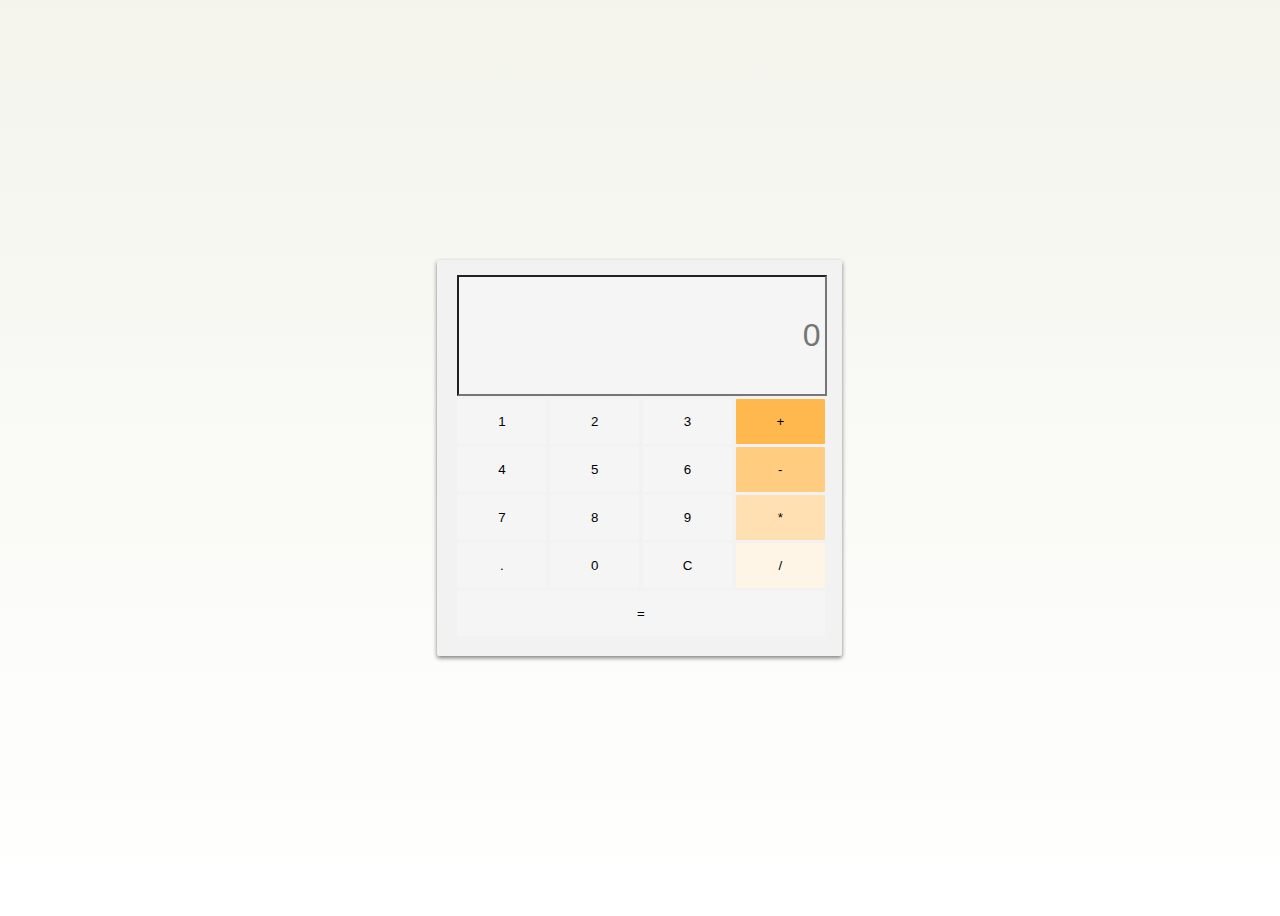
<file: calculator/index.html>
<!DOCTYPE html>
<html lang="en">
<head>
    <meta charset="UTF-8">
    <meta http-equiv="X-UA-Compatible" content="IE=edge">
    <meta name="viewport" content="width=device-width, initial-scale=1.0">
    <link rel="stylesheet" href="style.css">
    <title>Document</title>
</head>
<body>
    <div class="container">
        <div class="calculator">
            <input type="text" id="userInput" placeholder="0">
            <br>
            <button class="btn">1</button>
            <button class="btn">2</button>
            <button class="btn">3</button>
            <button class="btn" style="background: #ffb84d;">+</button>
            <br>
            <button class="btn">4</button>
            <button class="btn">5</button>
            <button class="btn">6</button>
            <button class="btn" style="background: #ffcc80;">-</button>
            <br>
            <button class="btn">7</button>
            <button class="btn">8</button>
            <button class="btn">9</button>
            <button class="btn" style="background: #ffe0b3;">*</button>
            <br>
            <button class="btn">.</button>
            <button class="btn">0</button>
            <button class="btnErase">C</button>
            <button class="btn" style="background: #fff5e6;">/</button>
            <br>
            <button class="btnEqual">=</button>
        </div>
    </div>
    <script src="script.js"></script>
</body>
</html>
</file>
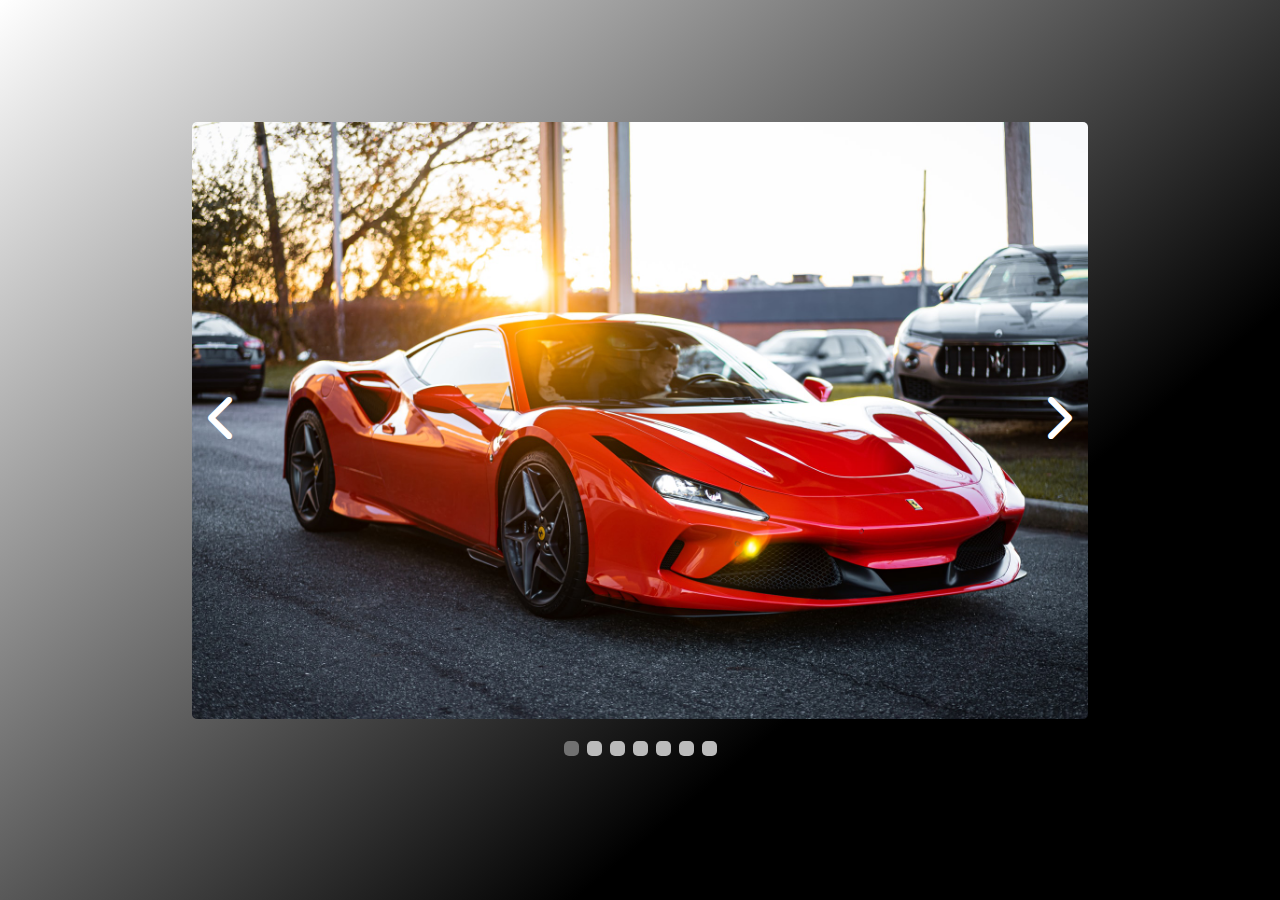
<file: carousel/index.html>
<!DOCTYPE html>
<html lang="en">
<head>
    <meta charset="UTF-8">
    <meta http-equiv="X-UA-Compatible" content="IE=edge">
    <meta name="viewport" content="width=device-width, initial-scale=1.0">
    <link rel="stylesheet" href="https://cdnjs.cloudflare.com/ajax/libs/font-awesome/6.0.0-beta3/css/all.min.css">
    <link rel="stylesheet" href="style.css">
    <title>Document</title>
</head>
<body>
    <div class="container">
        <div class="image fade active">
            <img src="images/ferrari.jpg" 
            alt="ferrari" width="100%">
        </div>
        <div class="image fade">
            <img src="images/lamborghini.jpg" 
            alt="lamborghini" width="100%">
        </div>
        <div class="image fade">
            <img src="images/maclaren.jpg" 
            alt="maclaren" width="100%">
        </div>
        <div class="image fade">
            <img src="images/audi.jpg" 
            alt="audi" width="100%">
        </div>
        <div class="image fade">
            <img src="images/bmw.jpg" 
            alt="bmw" width="100%">
        </div>
        <div class="image fade">
            <img src="images/mercedes.jpg" 
            alt="mercedes" width="100%">
        </div>
        <div class="image fade">
            <img src="images/porshe.jpg" 
            alt="porshe" width="100%">
        </div>

        <i id="prev" class="fas fa-chevron-left arrow"></i>
        <i id="next" class="fas fa-chevron-right arrow"></i>

        <div class="dots">
            <span class="dot active"></span>
            <span class="dot"></span>
            <span class="dot"></span>
            <span class="dot""></span>
            <span class="dot"></span>
            <span class="dot"></span>
            <span class="dot"></span>
        </div>
    </div>
    <script src="script.js"></script>
</body>
</html>
</file>
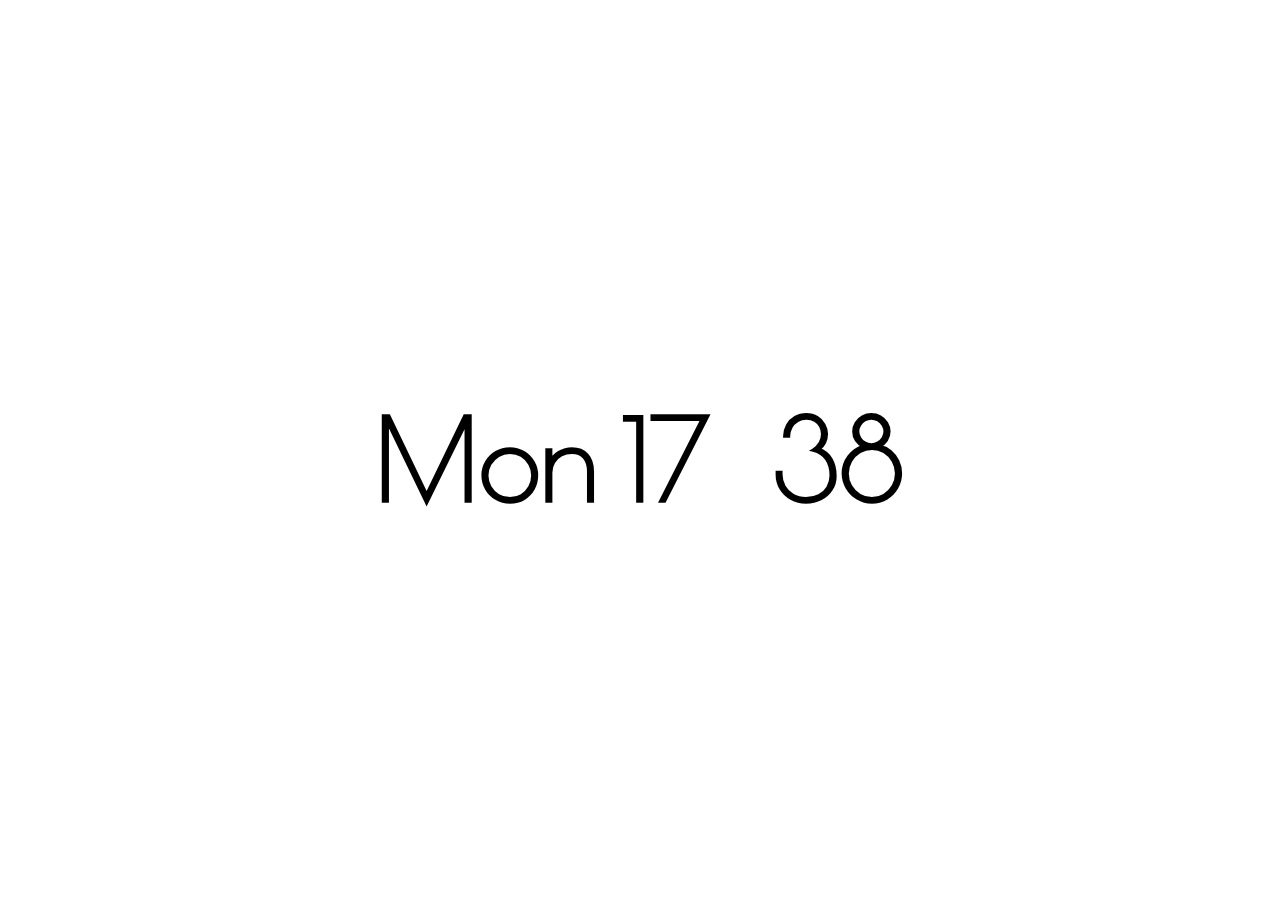
<file: digital_clock/index.html>
<!DOCTYPE html>
<html lang="en">
<head>
    <meta charset="UTF-8">
    <meta http-equiv="X-UA-Compatible" content="IE=edge">
    <meta name="viewport" content="width=device-width, initial-scale=1.0">
    <link rel="stylesheet" href="style.css">
    <title>Document</title>
</head>
<body>
    <div class="container">
        <div class="digital-clock">
            <h2 id="day">Mon</h2>
            <h2 id="hour">04</h2>
            <h2><span class='separator'>:</span></h2>
            <h2 id="minute">20</h2>
        </div>
    </div>
    <script src="script.js"></script>
</body>
</html>
</file>
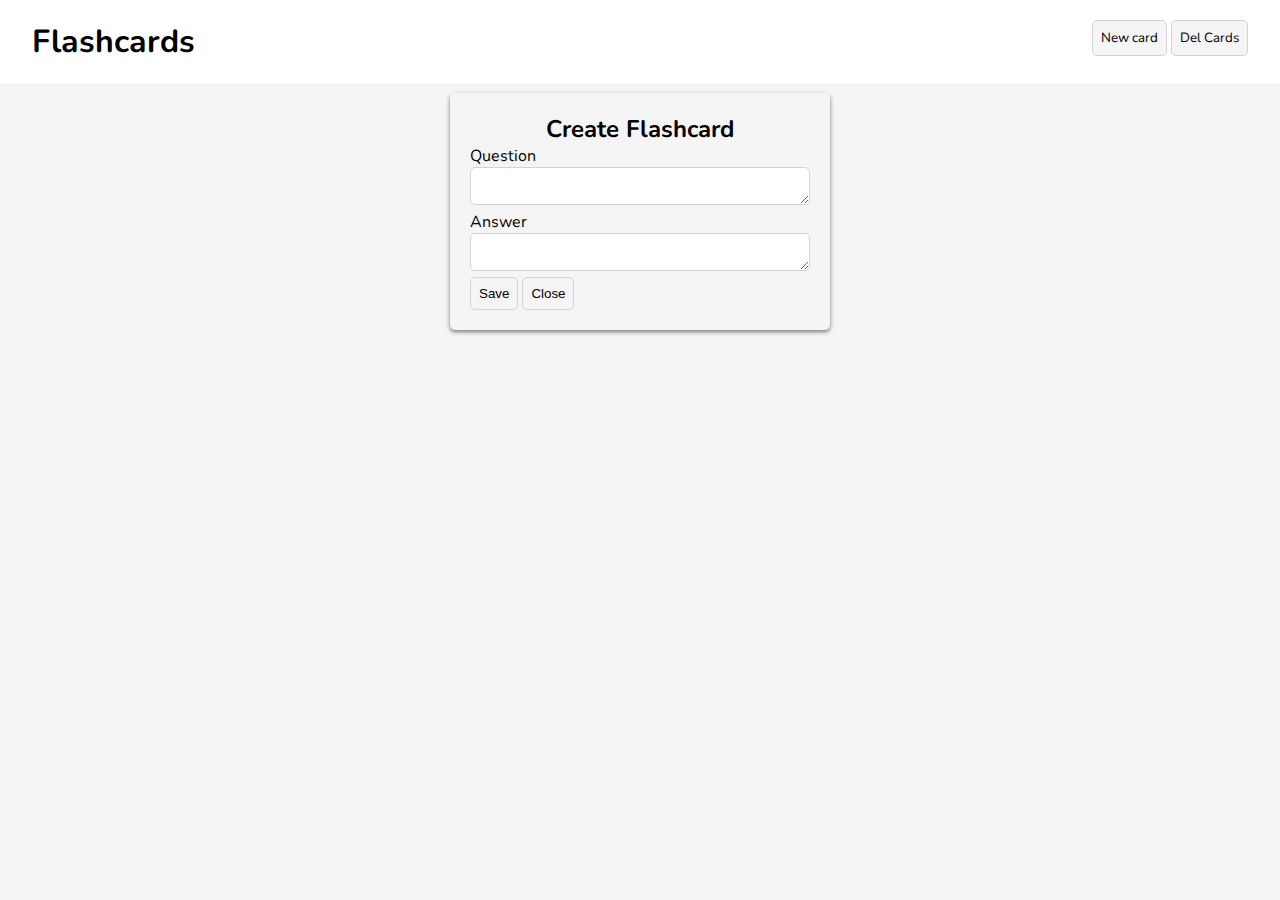
<file: flashcards/index.html>
<!DOCTYPE html>
<html lang="en">
<head>
    <meta charset="UTF-8">
    <meta http-equiv="X-UA-Compatible" content="IE=edge">
    <meta name="viewport" content="width=device-width, initial-scale=1.0">
    <link rel="stylesheet" href="style.css">
    <title>Document</title>
</head>
<body>
    <header>
        <div class="container">
            <div class="nav">
                <h1>Flashcards</h1>
                <div>
                    <button id="new-card">New card</button>
                    <button id="del-cards">Del Cards</button>
                </div>
            </div>
        </div>
    </header>
    <div class="container">
        <div class="create-box" id="create-box">
            <h2 style="text-align: center; color: black">Create Flashcard</h2>
            <label for="question">Question</label>
            <textarea id="question"></textarea>
            <br>
            <label for="answer">Answer</label>
            <textarea id="answer"></textarea>
            <div>
                <button id="save">Save</button>
                <button id="close">Close</button>
            </div>
        </div>
        <div id="flashcards">

        </div>
    </div>
    <script src="script.js"></script>
</body>
</html>
</file>
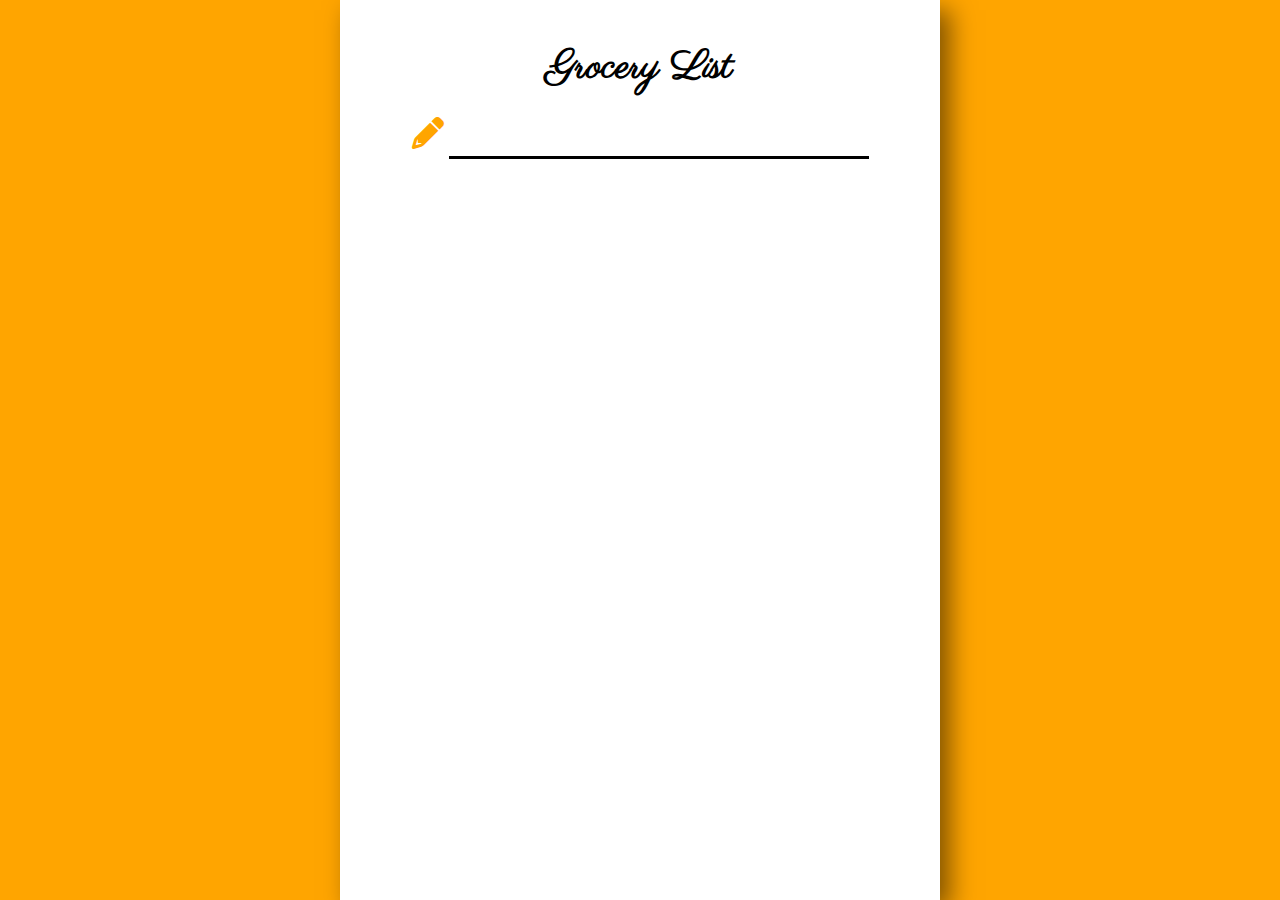
<file: grocery_list/index.html>
<!DOCTYPE html>
<html lang="en">
<head>
    <meta charset="UTF-8">
    <meta http-equiv="X-UA-Compatible" content="IE=edge">
    <meta name="viewport" content="width=device-width, initial-scale=1.0">
    <link rel="stylesheet" href="https://cdnjs.cloudflare.com/ajax/libs/font-awesome/6.0.0-beta3/css/all.min.css">
    <link rel="stylesheet" href="style.css">
    <title>Document</title>
</head>
<body>
    <div class="container">
        <div class="groceries">
            <h1 style="text-align: center">Grocery List</h1>
            <br>
            <div style="text-align: center">
                <i id="pencil" class="fas fa-pencil-alt"></i>
                <input id="userInput" type="text">
            </div>
            <br>
            <div id="allItems">

            </div>
        </div>
    </div>
    <script src="script.js"></script>
</body>
</html>
</file>
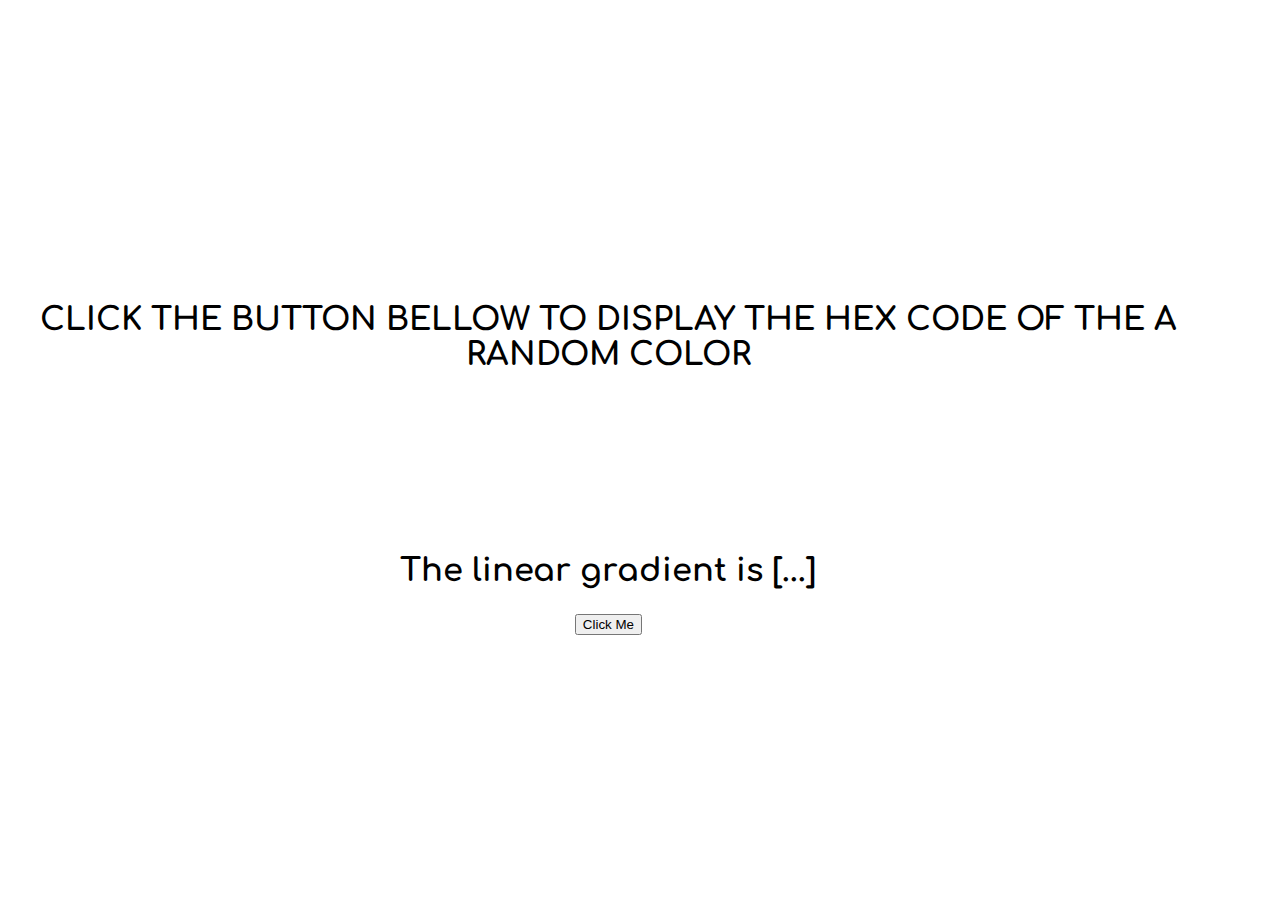
<file: hex_colors/index.html>
<!DOCTYPE html>
<html lang="en">
<head>
    <meta charset="UTF-8">
    <meta http-equiv="X-UA-Compatible" content="IE=edge">
    <meta name="viewport" content="width=device-width, initial-scale=1.0">
    <link rel="stylesheet" href="https://cdn.jsdelivr.net/npm/bootstrap@5.1.3/dist/css/bootstrap.min.css" integrity="sha384-1BmE4kWBq78iYhFldvKuhfTAU6auU8tT94WrHftjDbrCEXSU1oBoqyl2QvZ6jIW3" crossorigin="anonymous">
    <link rel="stylesheet" href="style.css">
    <title>Document</title>
</head>
<body>
    <div class="container">
        <div class="hex-colors">
            <h1>Click the button bellow to display the hex code of the a random color</h1>
            <h2>The linear gradient is <span id="hex-code">[...]</span></h2>
            <button onclick="changeColor()" type="button" class="btn btn-primary">Click Me</button>
        </div>
    </div>
    <script src="script.js"></script>
</body>
</html>
</file>
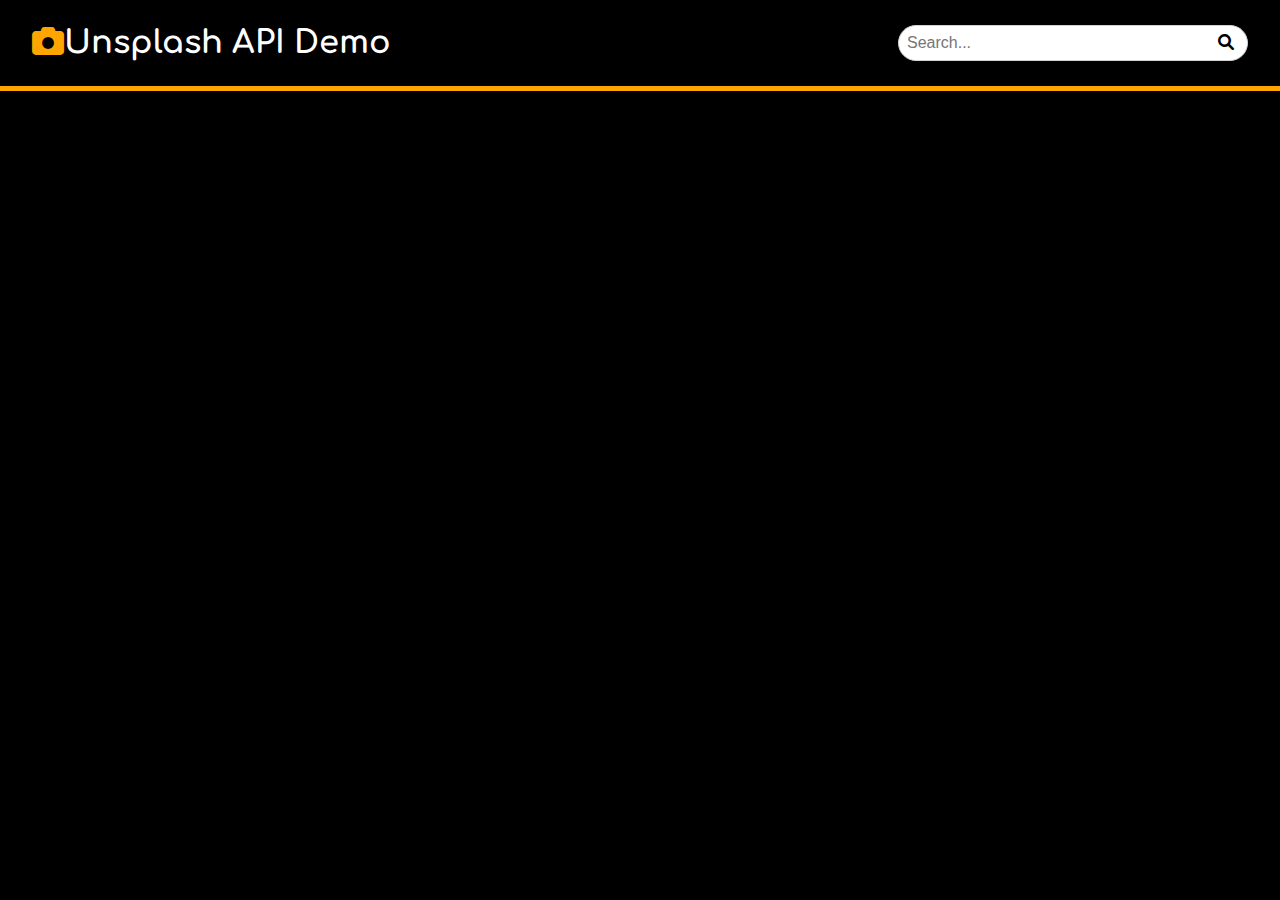
<file: image_generator/index.html>
<!DOCTYPE html>
<html lang="en">
<head>
    <meta charset="UTF-8">
    <meta http-equiv="X-UA-Compatible" content="IE=edge">
    <meta name="viewport" content="width=device-width, initial-scale=1.0">
    <link rel="stylesheet" href="https://cdnjs.cloudflare.com/ajax/libs/font-awesome/6.0.0-beta3/css/all.min.css">
    <link rel="stylesheet" href="style.css">
    <title>Document</title>
</head>
<body>
    <header>
        <div class="container">
            <div class="nav">
                <h2><i class="fas fa-camera" style="color: orange;"></i>Unsplash API Demo</h2>
                <div class="search-box">
                    <input type="text" id="input" placeholder="Search...">
                    <i class="fas fa-search" id="load-img"></i>
                </div>
            </div>
        </div>  
    </header>
    <div class="container">
        <div class="grid">
            
        </div>
    </div>
    <script src="script.js"></script>
</body>
</html>
</file>
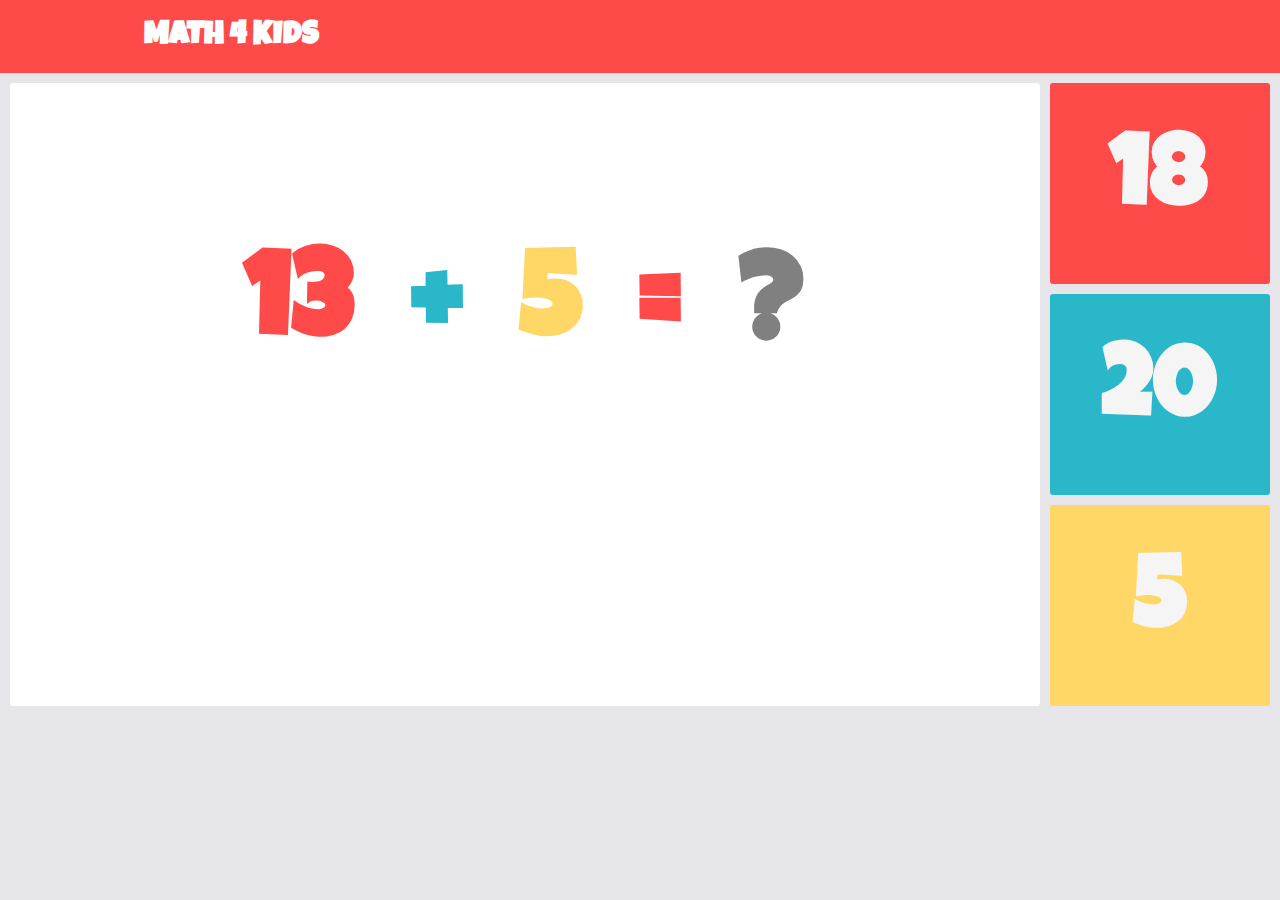
<file: math_4_kids/index.html>
<!DOCTYPE html>
<html lang="en">
<head>
    <meta charset="UTF-8">
    <meta http-equiv="X-UA-Compatible" content="IE=edge">
    <meta name="viewport" content="width=device-width, initial-scale=1.0">
    <link rel="stylesheet" href="styles/style.css">
    <title>Add</title>
</head>
<body>
    <audio id="audioWrong">
        <source src="audio/wrong.mp3">
    </audio>
    <audio id="audioSuccess">
        <source src="audio/success.mp3">
    </audio>

    <header>
        <div class="container">
            <h1>MATH 4 KIDS</h1>
            <!-- <ul>
                <li class="current"><a href="index.html">Add</a></li>
                <li><a href="subtract.html">Subtract</a></li>
                <li><a href="multiply.html">multiply</a></li>
                <li><a href="divide.html">Divide</a></li>
            </ul> -->
        </div>
    </header>
    <div class="wrapper">
        <div class="equation">
            <h2 id="num1" style="color:#fe4a49">1</h2>
            <h2 style="color:#2ab7ca">+</h2>
            <h2 id="num2" style="color: #fed766">1</h2>
            <h2 style="color:#fe4a49">=</h2>
            <h2 style="color:gray">?</h2>
        </div>
        <div id="answers" class="answer-options">
            <h2 id="option1">1</h2>
            <h2 id="option2">2</h2>
            <h2 id="option3">3</h2>
        </div>
    </div>
    <script src="scripts/add.js"></script>
</body>
</html>
</file>
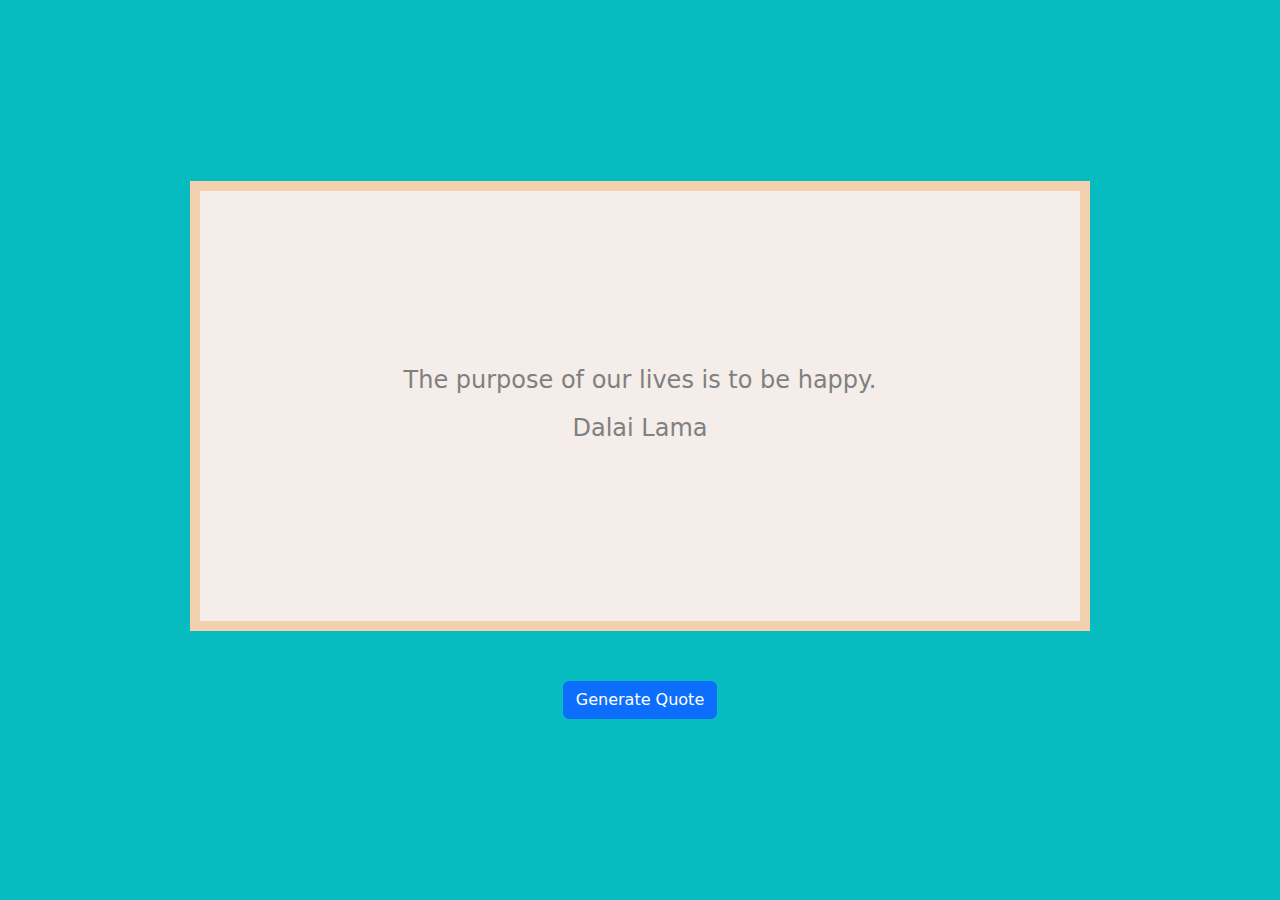
<file: random_quates/index.html>
<!DOCTYPE html>
<html lang="en">
<head>
    <meta charset="UTF-8">
    <meta http-equiv="X-UA-Compatible" content="IE=edge">
    <meta name="viewport" content="width=device-width, initial-scale=1.0">
    <link rel="stylesheet" href="https://cdn.jsdelivr.net/npm/bootstrap@5.1.3/dist/css/bootstrap.min.css">
    <link rel="stylesheet" href="style.css">
    <title>Document</title>
</head>
<body>
    <div class="container">
        <div class="sub-container">
            <div class="quotes">
                <p id="quote">The purpose of our lives is to be happy.</p>
                <h3 id="author">Dalai Lama</h3>
            </div>
            <button onclick="generate()" type="button" class="btn btn-primary">Generate Quote</button>
        </div>
    </div>
        
    <script src="script.js"></script>
</body>
</html>
</file>
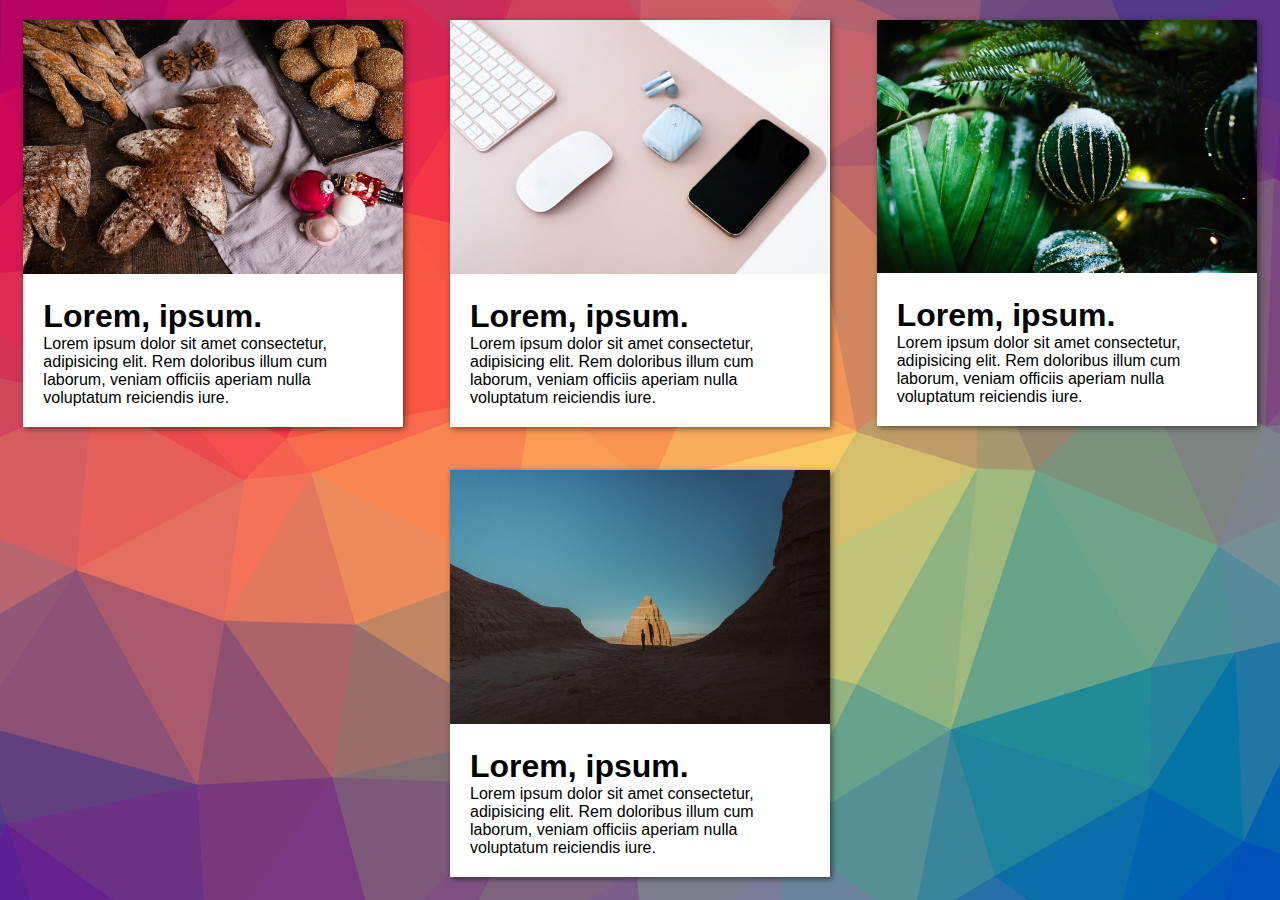
<file: square_cards/index.html>
<!DOCTYPE html>
<html lang="en">
<head>
    <meta charset="UTF-8">
    <meta http-equiv="X-UA-Compatible" content="IE=edge">
    <meta name="viewport" content="width=device-width, initial-scale=1.0">
    <link rel="stylesheet" href="https://cdnjs.cloudflare.com/ajax/libs/font-awesome/6.0.0-beta3/css/all.min.css">
    <link rel="stylesheet" href="style.css">
    <title>Document</title>
</head>
<body>
    <div id="my-cards">
        <div class="card">
            <img class="image" src="img/1.jpg" alt="1">
            <div style="padding: 20px;">
                <h1>Lorem, ipsum.</h1>
                <p>Lorem ipsum dolor sit amet consectetur, adipisicing elit. Rem doloribus illum cum laborum, veniam officiis aperiam nulla voluptatum reiciendis iure.</p>
            </div>
            <div>
                <div class="middle">
                    <div>
                        <i id="1" class="fab fa-youtube" style="font-size: 70px; color: red;"></i>
                    </div>
                </div>
            </div>
        </div>
        <div class="card">
            <img class="image" src="img/2.jpg" alt="2">
            <div style="padding: 20px;">
                <h1>Lorem, ipsum.</h1>
                <p>Lorem ipsum dolor sit amet consectetur, adipisicing elit. Rem doloribus illum cum laborum, veniam officiis aperiam nulla voluptatum reiciendis iure.</p>
            </div>
            <div>
                <div class="middle">
                    <div>
                        <i id="2" class="fab fa-youtube" style="font-size: 70px; color: red;"></i>
                    </div>
                </div>
            </div>
        </div>
        <div class="card">
            <img class="image" src="img/3.jpg" alt="3">
            <div style="padding: 20px;">
                <h1>Lorem, ipsum.</h1>
                <p>Lorem ipsum dolor sit amet consectetur, adipisicing elit. Rem doloribus illum cum laborum, veniam officiis aperiam nulla voluptatum reiciendis iure.</p>
            </div>
            <div>
                <div class="middle">
                    <div>
                        <i id="3" class="fab fa-youtube" style="font-size: 70px; color: red;"></i>
                    </div>
                </div>
            </div>
        </div>
        <div class="card">
            <img class="image" src="img/4.jpg" alt="4">
            <div style="padding: 20px;">
                <h1>Lorem, ipsum.</h1>
                <p>Lorem ipsum dolor sit amet consectetur, adipisicing elit. Rem doloribus illum cum laborum, veniam officiis aperiam nulla voluptatum reiciendis iure.</p>
            </div>
            <div>
                <div class="middle">
                    <div>
                        <h2 id ="4" class="article" style="background-color: whitesmoke; padding: 15px; ">Learn more</h2>
                    </div>
                </div>
            </div>
        </div>
    </div>
    <script src="script.js"></script>
</body>
</html>
</file>
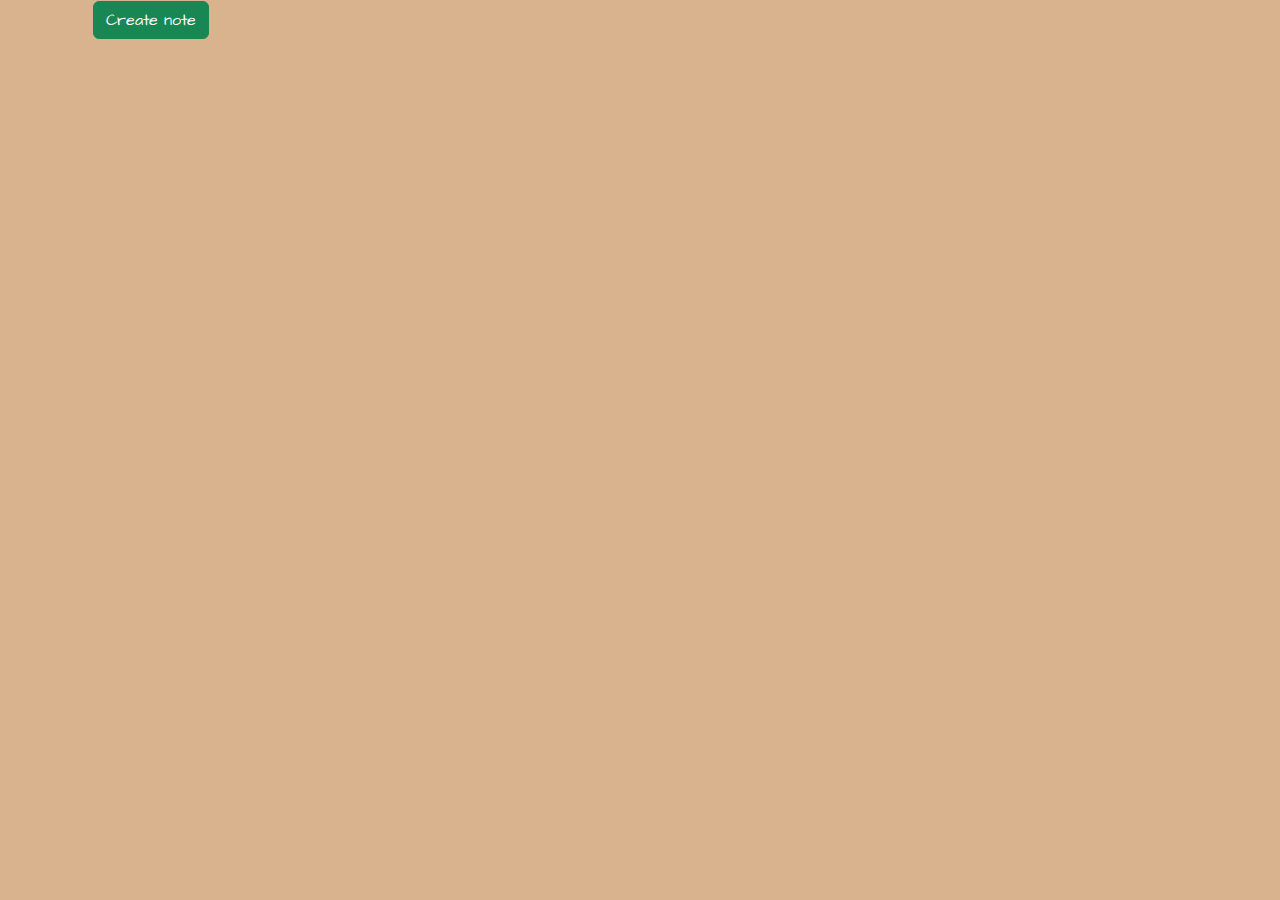
<file: sticky_notes/index.html>
<!DOCTYPE html>
<html lang="en">
<head>
    <meta charset="UTF-8">
    <meta http-equiv="X-UA-Compatible" content="IE=edge">
    <meta name="viewport" content="width=device-width, initial-scale=1.0">
    <link rel="stylesheet" href="https://fonts.googleapis.com/css?family=Architects+Daughter">
    <link rel="stylesheet" href="https://cdn.jsdelivr.net/npm/bootstrap@5.1.3/dist/css/bootstrap.min.css">
    <link rel="stylesheet" href="style.css">
    <title>Document</title>
</head>
<body>
    <div class='main-container'>
        <div class="container1">
            <button id="button-create" class="btn btn-success">Create note</button>
        </div>
        <div class="container2" id="sticky-box">
            
        </div>
        <div class="container3 hide" id="create-note">
            <textarea id="note-text" placeholder="Write note..." maxlength="160"></textarea>
            <svg  id="check-icon" xmlns="http://www.w3.org/2000/svg" width="16" height="16" fill="currentColor" class="bi bi-check-circle" viewBox="0 0 16 16">
                <path d="M8 15A7 7 0 1 1 8 1a7 7 0 0 1 0 14zm0 1A8 8 0 1 0 8 0a8 8 0 0 0 0 16z"/>
                <path d="M10.97 4.97a.235.235 0 0 0-.02.022L7.477 9.417 5.384 7.323a.75.75 0 0 0-1.06 1.06L6.97 11.03a.75.75 0 0 0 1.079-.02l3.992-4.99a.75.75 0 0 0-1.071-1.05z"/>
            </svg>
            <svg id="close-icon" xmlns="http://www.w3.org/2000/svg" width="16" height="16" fill="currentColor" class="bi bi-x-circle" viewBox="0 0 16 16">
                <path d="M8 15A7 7 0 1 1 8 1a7 7 0 0 1 0 14zm0 1A8 8 0 1 0 8 0a8 8 0 0 0 0 16z"/>
                <path d="M4.646 4.646a.5.5 0 0 1 .708 0L8 7.293l2.646-2.647a.5.5 0 0 1 .708.708L8.707 8l2.647 2.646a.5.5 0 0 1-.708.708L8 8.707l-2.646 2.647a.5.5 0 0 1-.708-.708L7.293 8 4.646 5.354a.5.5 0 0 1 0-.708z"/>
            </svg>
        </div>
    </div>
    <script src="script.js"></script>
</body>
</html>
</file>
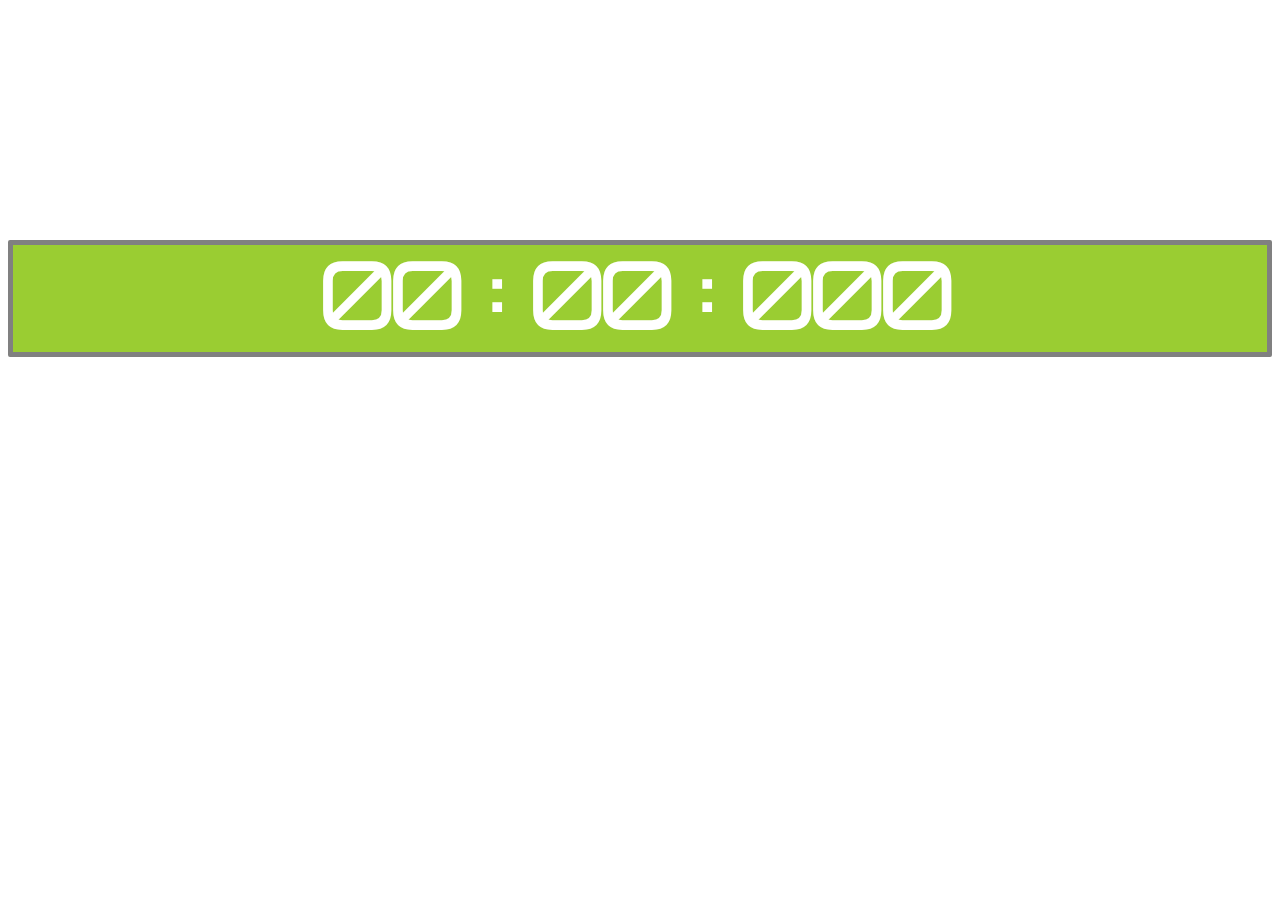
<file: timer/index.html>
<!DOCTYPE html>
<html lang="en">
<head>
    <meta charset="UTF-8">
    <meta http-equiv="X-UA-Compatible" content="IE=edge">
    <meta name="viewport" content="width=device-width, initial-scale=1.0">
    <link rel="stylesheet" href="style.css">
    <title>Document</title>
</head>
<body>
    <div id="timer-container">
        <h1 id="timer-display">00:00:000</h1>
    </div>
    <script src="script.js"></script>
</body>
</html>
</file>
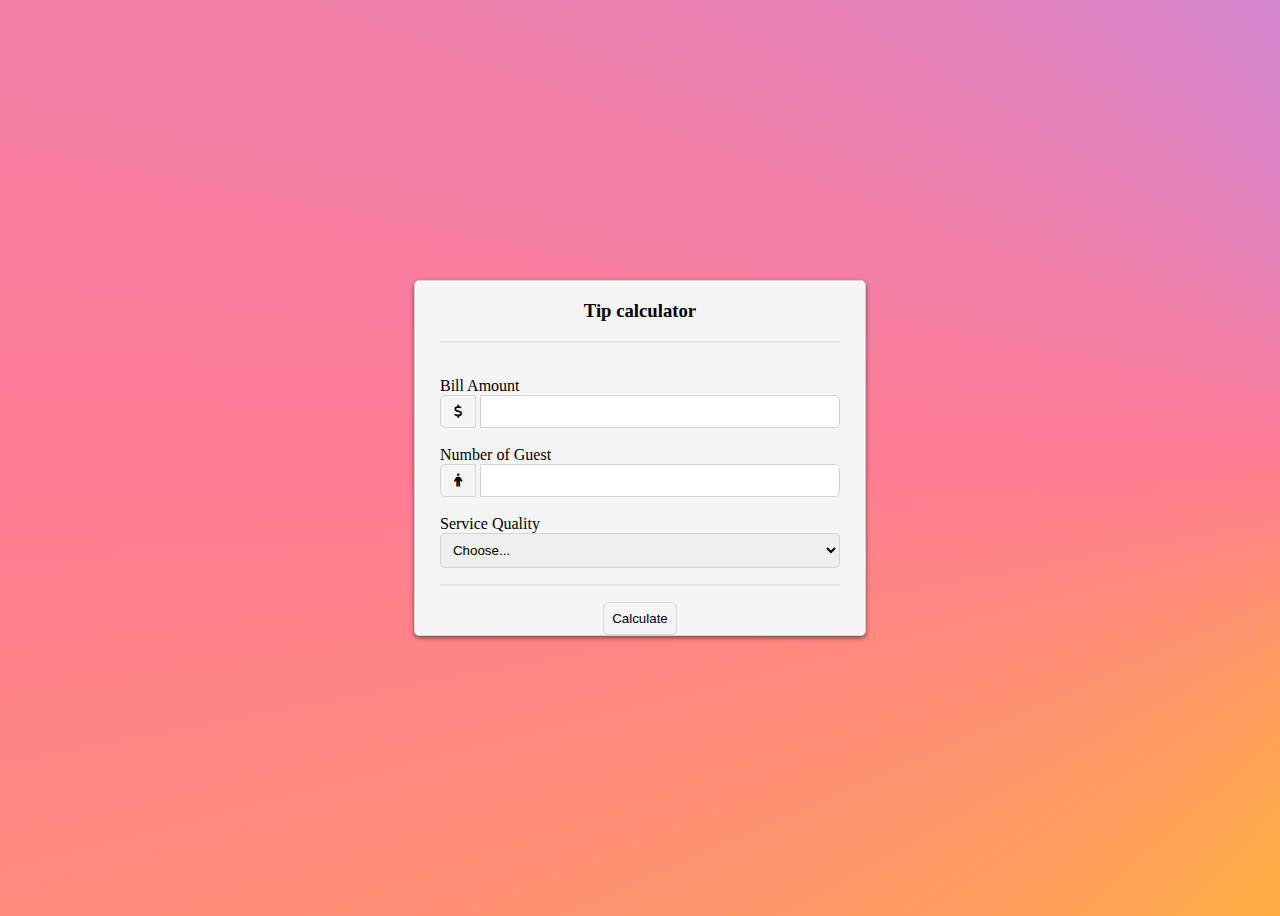
<file: tip_calculator/index.html>
<!DOCTYPE html>
<html lang="en">
<head>
    <meta charset="UTF-8">
    <meta http-equiv="X-UA-Compatible" content="IE=edge">
    <meta name="viewport" content="width=device-width, initial-scale=1.0">
    <link rel="stylesheet" href="https://cdnjs.cloudflare.com/ajax/libs/font-awesome/6.0.0-beta3/css/all.min.css">
    <link rel="stylesheet" href="style.css">
    <title>Document</title>
</head>
<body>
    <div class="container">
        <div class="calculator">
            <h3 style="text-align: center; font-weight: bold;">Tip calculator</h3>
            <p style="border-bottom: 2px solid rgba(211, 211, 211, 0.5);"></p>
            <br>
            <label for="amount">Bill Amount</label>
            <br>
            <button><i class="fas fa-dollar-sign"></i></button>
            <input id="amount" type="number">
            <br>
            <br>
            <label for="guest">Number of Guest</label>
            <br>
            <button><i class="fas fa-male"></i></button>
            <input id="guest" type="number">
            <br>
            <br>
            <label for="quality">Service Quality</label>
            <br>
            <select id="quality">
                <option disabled selected value="0">Choose...</option>
                <option value="0.3">30% - Outstanding</option>
                <option value="0.2">20% - Good</option>
                <option value="0.15">15% - It was ok</option>
                <option value="0.1">10% - Bad</option>
                <option value="0.05">5% - Terrible</option>
            </select>
            <div style="text-align:center">
                <p style="border-bottom: 2px solid rgba(211, 211, 211, 0.5);"></p>
                <button id="calculate" style="border-radius: 5px; width: fit-content;">Calculate</button>
            </div>
        </div>
        <div id="tip-amount">
        </div>
    </div>
    <script src="script.js"></script>
</body>
</html>
</file>
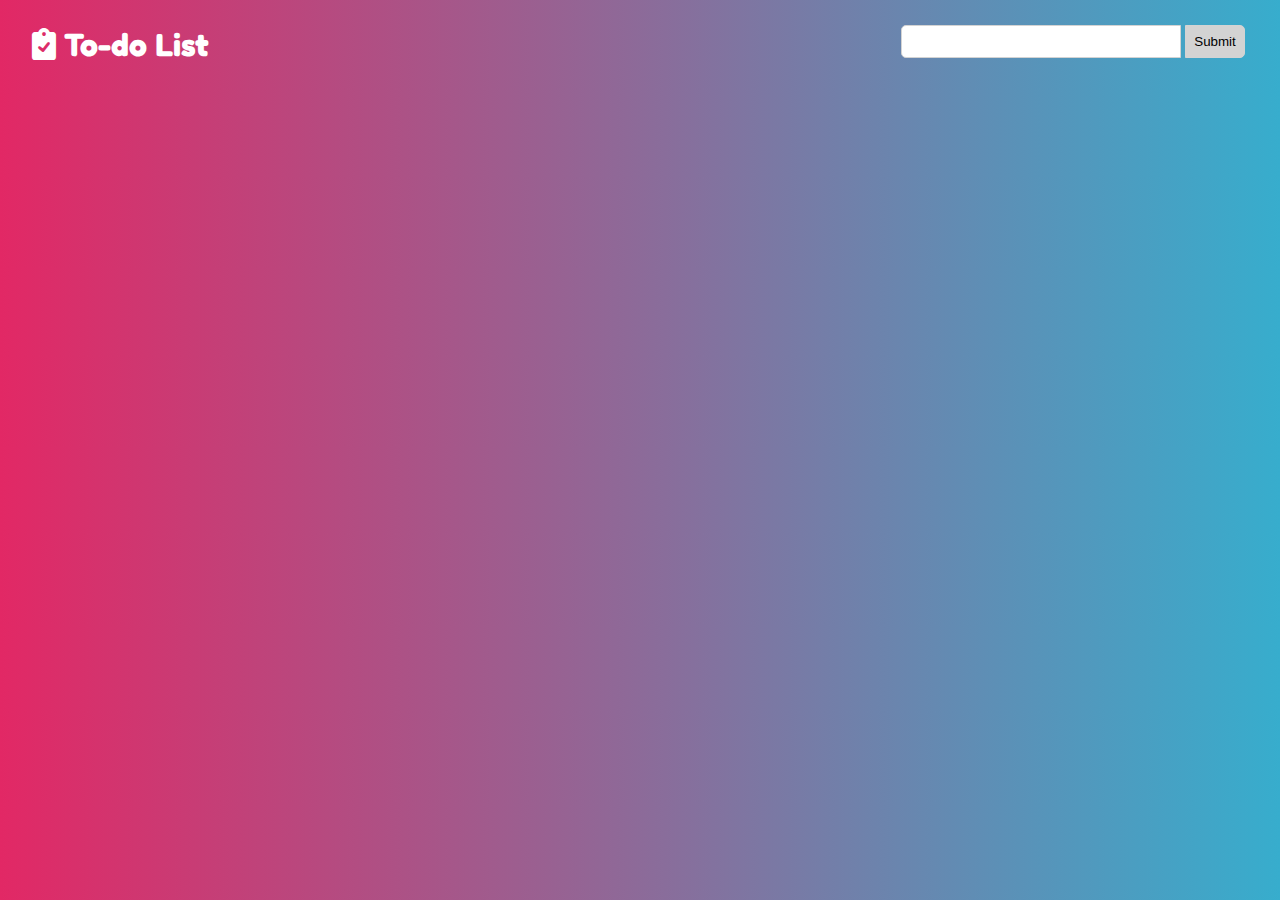
<file: to-do_list/index.html>
<!DOCTYPE html>
<html lang="en">
<head>
    <meta charset="UTF-8">
    <meta http-equiv="X-UA-Compatible" content="IE=edge">
    <meta name="viewport" content="width=device-width, initial-scale=1.0">
    <link rel="stylesheet" href="https://cdnjs.cloudflare.com/ajax/libs/font-awesome/6.0.0-beta3/css/all.min.css">
    <link rel="stylesheet" href="style.css">
    <title>Document</title>
</head>
<body>
    <div class="container">
        <div class="nav">
            <h2><i class="fas fa-clipboard-check"></i> To-do List</h2>
            <div class="user-input">
                <input id="input" type="text">
                <button id="submit">Submit</button>
            </div>
        </div>
    </div>
    <div class="container">
        <div id="to-do-items">

        </div>
    </div>
    <script src="script.js"></script>
</body>
</html>
</file>
<file: calculator/style.css>
body {
    overflow: hidden;
    background: linear-gradient(#f4f4ed, white);
}

.container {
    width: 95%;
    height: 100vh;
    margin: auto;
    display: flex;
    justify-content: center;
    align-items: center;
}

.calculator {
    width: 370px;
    margin: auto;
    border-radius: 2px;
    background: #f2f2f2;
    padding: 15px 15px 20px 20px;
    box-shadow: 0 2px 4px 0 rgba(0, 0, 0, 0.5);
}

#userInput {
    box-sizing: border-box;
    width: 100%;
    padding: 40px 5px;
    background: whitesmoke;
    text-align: right;
    direction: ltr;
    outline: none;
    font-size: 2rem;
}

.btn {
    width: 24%;
    height: 45px;
    border-radius: 1px;
    border: none;
    outline: none;
    margin-top: 3px;
    background: whitesmoke;
}

.btnErase {
    width: 24%;
    height: 45px;
    border-radius: 1px;
    border: none;
    outline: none;
    margin-top: 3px;
    background: whitesmoke;
}

.btnEqual {
    width: 99.2%;
    height: 45px;
    border-radius: 1px;
    border: none;
    outline: none;
    margin-top: 3px;
    background: whitesmoke;
}

.btn:hover, .btnEqual:hover {
    background-color: rgba(128, 128, 128, 0.1);
}

@media(max-width: 480px) {
    .btn {
        width: 23.4%;
    }
}

@media(max-width: 320px) {
    .btn {
        width: 23%;
    }
}
</file>
<file: carousel/style.css>
html, body {
    height: 100%;
}
body {
    margin: 0;
    padding: 0;
    display: flex;
    align-items: center;
    justify-content: center;
    background: linear-gradient(320deg, rgba(0,0,0,1) 30%, rgba(255,255,255,1) 100%);
}

.container {
    width: 70%;
    margin: auto;
    display: flex;
    justify-content: center;
    align-items: center;
    flex-direction: column;
    height: 100vh;
    position: relative;
}

.image {
    display: none;
}

img {
    border-radius: 5px;
}

.arrow {
    position: absolute;
    color: white;
    top: 42%;
    cursor: pointer;
    padding: 16px;
    font-weight: bold;
    font-size: 3rem;
    transition: 0.6s ease;
    border-radius: 0 3px 3px 0;
    user-select: none;
}

#prev {
    left: 0%;
}

#next {
    right: 0%;
}

#prev:hover, #next:hover {
    background-color: rgba(0, 0, 0, 0.5);
    border-radius: 5px;
}

.dots {
    text-align: center;
    margin: 2%;
    cursor: pointer;
}

.dot {
    height: 15px;
    width: 15px;
    background-color: #bbb;
    display: inline-block;
    margin: 0 2px;
    border-radius: 5px;
    transition: background-color 0.6s ease;
}

.dot.active {
    background-color: #717171;
}

.fade {
    animation: fade 1.5s;
}

@keyframes fade {
    from {opacity: .6}
    to {opacity: 1;}
}

@media(max-width:768px){
    .container{
        width: 100%;
    }

    .arrow {
        font-size: 2rem;
    }
}

.image.active {
    display: block;
}
</file>
<file: digital_clock/style.css>
@import url('https://fonts.googleapis.com/css2?family=Poiret+One&display=swap');

body {
    font-family: 'Poiret One', cursive;
    overflow: hidden;
}

.container {
    width: 95%;
    height: 100vh;
    margin: auto;
    display: flex;
    justify-content: center;
    align-items: center;
}

.digital-clock {
    width: fit-content;
    margin: auto;
}

.digital-clock h2 {
    display: inline-block;
    margin: 0 10px;
    font-weight: bold;
    font-size: 7rem;
}

.active {
    opacity: 0;
}

@media(max-width: 768px) {
    .digital-clock {
        text-align: center;
        width: 100%;
    }

    .digital-clock h1 {
        display: block;
    }
}

@media(max-width: 480px) {
    .digital-clock h1 {
        font-size: 4rem;
    }
}
</file>
<file: flashcards/style.css>
@import url('https://fonts.googleapis.com/css2?family=Nunito:wght@200&display=swap');

* {
    padding: 0;
    margin: 0;
    box-sizing: border-box;
}

body {
    font-family: 'Nunito', sans-serif;
    font-size: 1rem;
    background-color: whitesmoke;
}

header {
    background-color: white;
}

button {
    padding: 8px;
    outline: none;
    cursor: pointer;
    border: 1px solid lightgray;
    border-radius: 5px;
    background-color: whitesmoke;
}

button:hover {
    background-color: rgba(0, 0, 0, 0.1);
}

.container {
    width: 95%;
    margin: auto;
}

.nav {
    display: flex;
    justify-content: space-between;
    width: 100%;
    margin: auto;
    padding: 20px 0;
    background-color: white;
}

.nav button {
    font-family: inherit;
}

.create-box {
    width: 380px;
    margin: auto;
    padding: 20px;
    margin-top: 10px;
    border-radius: 5px;
    background-color: whitesmoke;
    box-shadow: 0 2px 4px 0 rgba(0, 0, 0, 0.5);
}

.create-box textarea {
    width: 100%;
    border-radius: 5px;
    font-family: inherit;
    border: 1px solid lightgray;
}

.create-box button {
    width: fit-content;
}

#flashcards {
    display: flex;
    justify-content: flex-start;
    align-items: flex-start;
    flex-wrap: wrap;
    width: 100%;
    margin: auto;
    margin-top: 10px;
    padding: 0 10px;
}

.flashcard {
    width: 370px;
    height: 200px;
    word-wrap: break-word;
    margin: 10px;
    background-color: white;
    box-shadow: 0 2px 4px 0 rgba(0, 0, 0, 0.5);
}

.flashcard h2 {
    font-size: 1rem;
}

.hide {
    display: none;
}

@media(max-width:768px) {
    .flashcard {
        margin-top: 10px;
        margin-bottom: 10px;
    }
}

@media(max-width:480px) {
    .nav {
        flex-direction: column;
        align-items: center;
    }
    .create-box {
        width: 100%;
    }

    .flashcard {
        width: 100%;
    }
}
</file>
<file: grocery_list/style.css>
@import url('https://fonts.googleapis.com/css2?family=Parisienne&display=swap');

* {
    padding: 0;
    margin: 0;
}

body { 
    font-family: 'Parisienne', cursive;
    background: orange;
}

.container {
    width: 90%;
    margin: auto;
    display: flex;
}

.groceries {
    width: 600px;
    min-height: 100vh;
    margin: auto;
    background: white;
    box-shadow: 10px 10px 24px 0 rgba(0, 0, 0, 0.5);
}

.groceries h1 {
    font-size: 2.5rem;
    margin-top: 1em;
}

.groceries i {
    font-size: 2rem;
    color: orange
}

.groceries input {
    font-family: inherit;
    outline: 0;
    border: 0;
    border-bottom: 3px solid black;
    width: 70%;
    font-size: 1.5rem; 
}

#pencil {
    cursor: pointer;
}

#allItems h2 {
    margin-left: 50px;
    margin-right: 10px;
    margin-top: 15px;
    font-size: 2rem;
    cursor: pointer;
}

@media(max-width: 480px) {
    .groceries h1 {
        font-size: 2rem;
    }

    .groceries i {
        font-size: 1.5rem;
    }

    .groceries input {
        font-size: 1rem;
    }

    #allitems h2 {
        margin-left: 25px;
        font-size: 1.5rem;
    }
}
</file>
<file: hex_colors/style.css>
@import url('https://fonts.googleapis.com/css2?family=Comfortaa:wght@500&display=swap');

body{
    font-family: 'Comfortaa', cursive;
}

.container{
    width: 95%;
    height: 100vh;
    display: flex;
    justify-content: center;
    align-items: center;
}

.hex-colors{
    text-align: center;
}

.hex-colors h1{
    font-size: 2rem;
    text-transform: uppercase;
    animation: colorchange 5s infinite alternate;
}

.hex-colors h2{
    font-size: 2rem;
    margin-top: 15%;
}

@keyframes colorchange{
    0%{
        color: indigo;
    }
    20%{
        color: blue;
    }
    40%{
        color: green;
    }
    60%{
        color: yellow;
    }
    80%{
        color: orange;
    }
    100%{
        color: red;
    }
}

@media(max-width: 480px){
    .hex-colors h1{
        font-size: 1.5rem;
    }
    .hex-colors h2{
        font-size: 1.5rem;
    }
}
</file>
<file: image_generator/style.css>
@import url('https://fonts.googleapis.com/css2?family=Comfortaa:wght@300&display=swap');

* {
    padding: 0;
    margin: 0;
}

body {
    font-family: 'Comfortaa', cursive;
    background-color: black;
    color: white;
}

header {
    border-bottom: 5px solid orange;
}

.container {
    width: 95%;
    margin: auto;
}

.nav {
    display: flex;
    justify-content: space-between;
    flex-wrap: wrap;
    padding: 25px 0;
}

.nav h2 {
    font-size: 2rem;
}

.search-box {
    position: relative;
    width: 350px;
}

.search-box input{
    box-sizing: border-box;
    width: 100%;
    font-size: 1rem;
    padding: 8px;
    border-radius: 25px;
    outline: none;
    transition: all 0.30s ease-in-out;
    border: 1px solid lightgray;
}

input:focus {
    box-shadow: 0 0 5px orange;
    border: 1px solid orange;
}

.search-box i {
    color: black;
    position: absolute;
    top: 25%;
    right: 4%;
    transition: 1.5s;
    cursor: pointer;
}

.search-box i:hover {
    color: orange;
}

.grid {
    width: 100%;
    display: flex;
    flex-wrap: wrap;
    justify-content: space-evenly;
    align-items: flex-start;
}

.img {
    width: 380px;
    height: 200px;
    margin-top: 15px;
    background-position: 50% 50%;
    background-size: cover;
    border-radius: 2px;
    cursor: pointer;
}

@media(max-width:768px) {
    .img {
        width: 100%;
    }

    .nav {
        justify-content: center;
    }

    .nav h2 {
        padding: 5px 0;
    }
}

@media(max-width:480px) {
    .nav h2 {
        text-align: center;
        font-size: 1.5rem;
    }

    .search-box {
        width: 80%;
        margin: auto;
    }

    .search-box input {
        font-size: .7rem;
    }
}
</file>
<file: math_4_kids/styles/style.css>
@import url('https://fonts.googleapis.com/css2?family=Luckiest+Guy&display=swap');

* {
    padding: 0;
    margin: 0;
}

body {
    font-family: 'Luckiest Guy', cursive;
    background: #e6e6ea;
    height: 100%;
}

.container {
    padding: 20px;
    overflow: hidden;
    background-color: #fe4a49;
}

.container h1 {
    float: left;
    margin-left: 10%;
    color: white;
}

.container ul{
    list-style-type: none;
    font-size: 20px;
    margin-left: 60%;
}

.container li {
    margin-top: 10px;
    float: left;
    padding: 0 20px 0 20px;
}

.container a {
    text-decoration: none;
    color: white;
}

.current a:after {
    content: '_';
    background-color: white;
    font-size: 4px;
    display: block;
}

.wrapper {
    display: grid;
    grid-template-columns: 82% 18%;
}

.equation {
    font-size: 79px;
    background-color: white;
    border-radius: 3px;
    text-align: center;
    padding-top: 16%;
    padding-bottom: 16%;
    margin-top: 10px;
    margin-left: 10px;
    margin-right: 10px;
}

.equation h2 {
    display: inline;
    padding: 20px;
}

.answer-options {
    font-size: 67px;
    margin-right: 10px;
}

.answer-options h2 {
    cursor: pointer;
    color: whitesmoke;
    border-radius: 3px;
    margin-top: 10px;
    padding: 50px 0;
    text-align: center;
    width: 100%;
}

#option1 {
    background-color: #fe4a49;
    transition: 1s;
}

#option1:hover {
    color: #fe4a49;
    background-color: white;
}

#option2 {
    background-color: #2ab7ca;
    transition: 1s;
}

#option2:hover {
    color: #2ab7ca;
    background-color: white;
}

#option3 {
    background-color: #fed766;
    transition: 1s;
}

#option3:hover {
    color: #fed766;
    background-color: white;
}
</file>
<file: random_quates/style.css>
body{
    background: #06bcc1;
}

.container{
    width: 95%;
    height: 100vh;
    display: flex;
    text-align: center;
}

.sub-container{
    margin: auto;
}

.quotes{
    width: 900px;
    height: 450px;
    margin-bottom: 50px;
    display: flex;
    flex-direction: column;
    justify-content: center;
    align-items: center;
    padding: 0 50px;
    color: gray;
    background-color: #f4edea;
    border: 10px solid #f4d1ae;
}

.quotes p, .quotes h3{
    font-size: 1.5rem;
}


@media(max-width:480px){
    .quotes p, .quotes h3{
        font-size: 1rem;
    }   
}
</file>
<file: square_cards/style.css>
* {
    margin: 0;
    padding: 0;
}

body {
    box-sizing: border-box;
    font-family: Arial, Helvetica, sans-serif;
}

#my-cards {
    display: flex;
    justify-content: space-around;
    flex-wrap: wrap;
    align-items: flex-start;

    background-attachment: fixed;
    background-repeat: repeat;
    background-size: cover;
    background-position: center center;
    background-image: url(img/colors.png);
    height: 100vh;
}

#my-cards .card {
    position: relative;
    width: 380px;
    height: auto;
    margin: 20px 0;
    cursor: pointer;
    transition: 1s ease;
    background-color: white;
    box-shadow: 2px 2px 6px 0 rgba(0, 0, 0, 0.5);
}

#my-cards .card:hover {
    transform: scale(1.1);
}

#my-cards .card img {
    width: 100%;
}

#my-cards .card:hover .image {
    filter: brightness(50%);
    transition: all 1s ease;
}

#my-cards .middle {
    position: absolute;
    top: 30%;
    left: 50%;
    opacity: 0;
    transition: .5 ease;
    transform: translate(-50%, -50%);
}

#my-cards .card:hover .middle {
    opacity: 1;
}

@media(max-width:768px) {
    #my-cards .card {
        width: 95%;
    }

    #my-cards .card:hover {
        transform: scale(1);
    }
}
</file>
<file: sticky_notes/style.css>
* {
    padding: 0;
    margin: 0;
}

body {
    background: #c68c53a8;
    font-family: "Architects Daughter";
    font-size: 24px;
}

.main-container {
    width: 95%;
    margin: auto;
}

.container1 {
    margin-left: 5%;
}

.container2 {
    display: flex;
    justify-content: flex-start;
    flex-wrap: wrap;
    margin: 20px;
    margin-left: 5%;
}

.container3 {
    position: absolute;
    top: 26%;
    left: 40%;
}

textarea {
    box-shadow: 10px 10px 24px 0 rgba(0, 0, 0, 0.75);
    outline: none;
    border: none;
    width: 275px;
    height: 275px;
    padding: 40px 25px 25px 25px;
}

svg {
    color: gray;
    cursor: pointer;
}

#check-icon {
    position: absolute;
    right: 17%;
    top: 4%;
}

#close-icon {
    position: absolute;
    right: 5%;
    top: 4%;
}

.hide {
    display: none;
}

.note {
    width: 250px;
    height: 250px;
    font-size: 26px;
    padding: 25px;
    margin-top: 10px;
    overflow: hidden;
    box-shadow: 0 10px 24px 0 rgba(0, 0, 0, 0.75);
}
</file>
<file: timer/style.css>
@font-face {
    font-family: 'SoftwareTester';
    src: url(software_tester_7.ttf);
}

body {
    font-family: 'SoftwareTester';
}

#timer-container {
    background-color: yellowgreen;
    border: 5px solid gray;
    border-radius: 2px;
    margin-top: 19%;
}

h1 {
    color: white;
    text-align: center;
    font-size: 120px;
    margin: 0;
}
</file>
<file: tip_calculator/style.css>
body {
    height: 100vh;
    font-family: Cambria, Cochin, Georgia, Times, 'Times New Roman', serif;
    background: conic-gradient(at 125% 50%, #b78cf7, #ff7c94, #ffcf0d, #ff7c94, #b78cf7);
}

.container {
    width: 95%;
    height: 100vh;
    margin: auto;
    display: flex; 
    justify-content: center;
    align-items: center;
}

.calculator {
    border: 1px solid lightgray;
    background-color: whitesmoke;
    border-radius: 5px;
    width: 400px;
    margin: auto;
    padding: 0 25px;
    font-size: 1rem;
    font-weight: 100;
    box-shadow: 0 2px 4px 0 rgba(0, 0, 0, 0.5);  
}

.calculator input {
    box-sizing: border-box;
    width: 90%;
    padding: 8px;
    outline: none;
    border-radius: 5px;
    border: 1px solid lightgrey;
    border-top-left-radius: 0;
    border-bottom-left-radius: 0;
}

.calculator button {
    width: 9%;
    padding: 8px;
    outline: none;
    cursor: pointer;
    border: 1px solid lightgrey;
    border-radius: 5px;
    border-top-right-radius: 0;
    border-bottom-right-radius: 0;
    background-color: whitesmoke;
}

.calculator button:hover {
    background-color: rgba(0, 0, 0, 0.1);
}

#quality {
    width: 100%;
    padding: 8px;
    outline: none;
    border-radius: 5px;
    border: 1px solid lightgrey;
}

#tip-amount {
    visibility: hidden;
    min-width: 250px;
    margin: auto;
    background-color: limegreen;
    color: white;
    bottom: 30px;
    text-align: center;
    border-radius: 2px;
    padding: 16px;
    position: fixed;
}

#tip-amount.show {
    visibility: visible;
    -webkit-animation: fadein 0.5s, fadeout 0.5s 3s;
    animation: fadein 0.5s, fadeout 0.5s 3s;
}

@-webkit-keyframes fadein {
    from {bottom: 0; opacity: 0;}
    to {bottom: 30px; opacity: 1;}
}

@keyframes fadein {
    from {bottom: 0; opacity: 0;}
    to {bottom: 30px; opacity: 1;}
}

@-webkit-keyframes fadeout {
    from {bottom: 30px; opacity: 1;}
    to {bottom: 0; opacity: 0;}
}

@keyframes fadeout {
    from {bottom: 30px; opacity: 1;}
    to {bottom: 0; opacity: 0;}
}

@media(max-width: 480px) {
    .calculator input {
        width: 85%;
    }

    .calculator button {
        width: 15%;
    }
}

@media(max-width: 320px) {
    .calculator input {
        width: 80%;
    }
}
</file>
<file: to-do_list/style.css>
@import url('https://fonts.googleapis.com/css2?family=Fredoka+One&display=swap');

* {
    padding: 0;
    margin: 0;
    box-sizing: border-box;
}

body {
    font-family: 'Fredoka One', cursive;
    background: linear-gradient(to right, #e22865, #37adcd);
    color: white;
}

.container {
    width: 95%;
    margin: auto;
}

.nav {
    display: flex;
    justify-content: space-between;
    flex-wrap: wrap;
    width: 100%;
    margin: 25px 0;
}

.nav h2 {
    font-size: 2rem;
}

.user-input {
    width: 350px;
    text-align: center;
}

.user-input input {
    width: 80%;
    outline: none;
    padding: 8px;
    border: 1px solid lightgrey;
    border-top-left-radius: 5px;
    border-bottom-left-radius: 5px;
    -webkit-transition: all 0.3s ease-in-out;
    -moz-transition: all 0.3s ease-in-out;
    -ms-transition: all 0.3s ease-in-out;
    -o-transition: all 0.3s ease-in-out;
    transition: all 0.3s ease-in-out;
}

.user-input input:focus {
    box-shadow: 0 0 5px #e22865;
    border: 1px solid #e22865;
}

.user-input button {
    cursor: pointer;
    padding: 8px;
    width: fit-content;
    transition: 1s;
    outline: none;
    background-color: lightgrey;
    border: 1px solid lightgrey;
    border-top-right-radius: 5px;
    border-bottom-right-radius: 5px;
}

.user-input button:hover {
    background-color: transparent;
    color: white;
}

#to-do-items {
    width: 500px;
    margin: auto;
}

.item {
    background-color: white;
    display: flex;
    justify-content: space-between;
    width: 100%;
    height: auto;
    border: 1px solid lightgrey;
    border-radius: 2px;
    padding: 16px;
    color: #454545;
    margin-top: 10px;
    font-size: 1rem;
    text-transform: uppercase;
    -webkit-transition: all 0.3s ease-in-out;
    -moz-transition: all 0.3s ease-in-out;
    -ms-transition: all 0.3s ease-in-out;
    -o-transition: all 0.3s ease-in-out;
    transition: all 0.3s ease-in-out;
}

.item:hover {
    box-shadow: 0 0 20px #e22865;
    border: 1px solid #e22865;
}

.item i {
    cursor: pointer;
    margin: 0 5px;
}

.trash-icon {
    color: red;
}

.done {
    color: green;
}

@media(max-width:768px) {
    .nav {
        align-items: center;
        flex-direction: column;
    }

    .nav h2 {
        margin: 10px 0;
    }

    .user-input {
        width: 100%;
    }

    #to-do-items {
        width: 100%;
    }
}

@media(max-width:480px) {
    .user-input input {
        width: 74%;
    }
} 

@media(max-width:320px) {
    .user-input input {
        width: 60%;
    }
}
</file>
